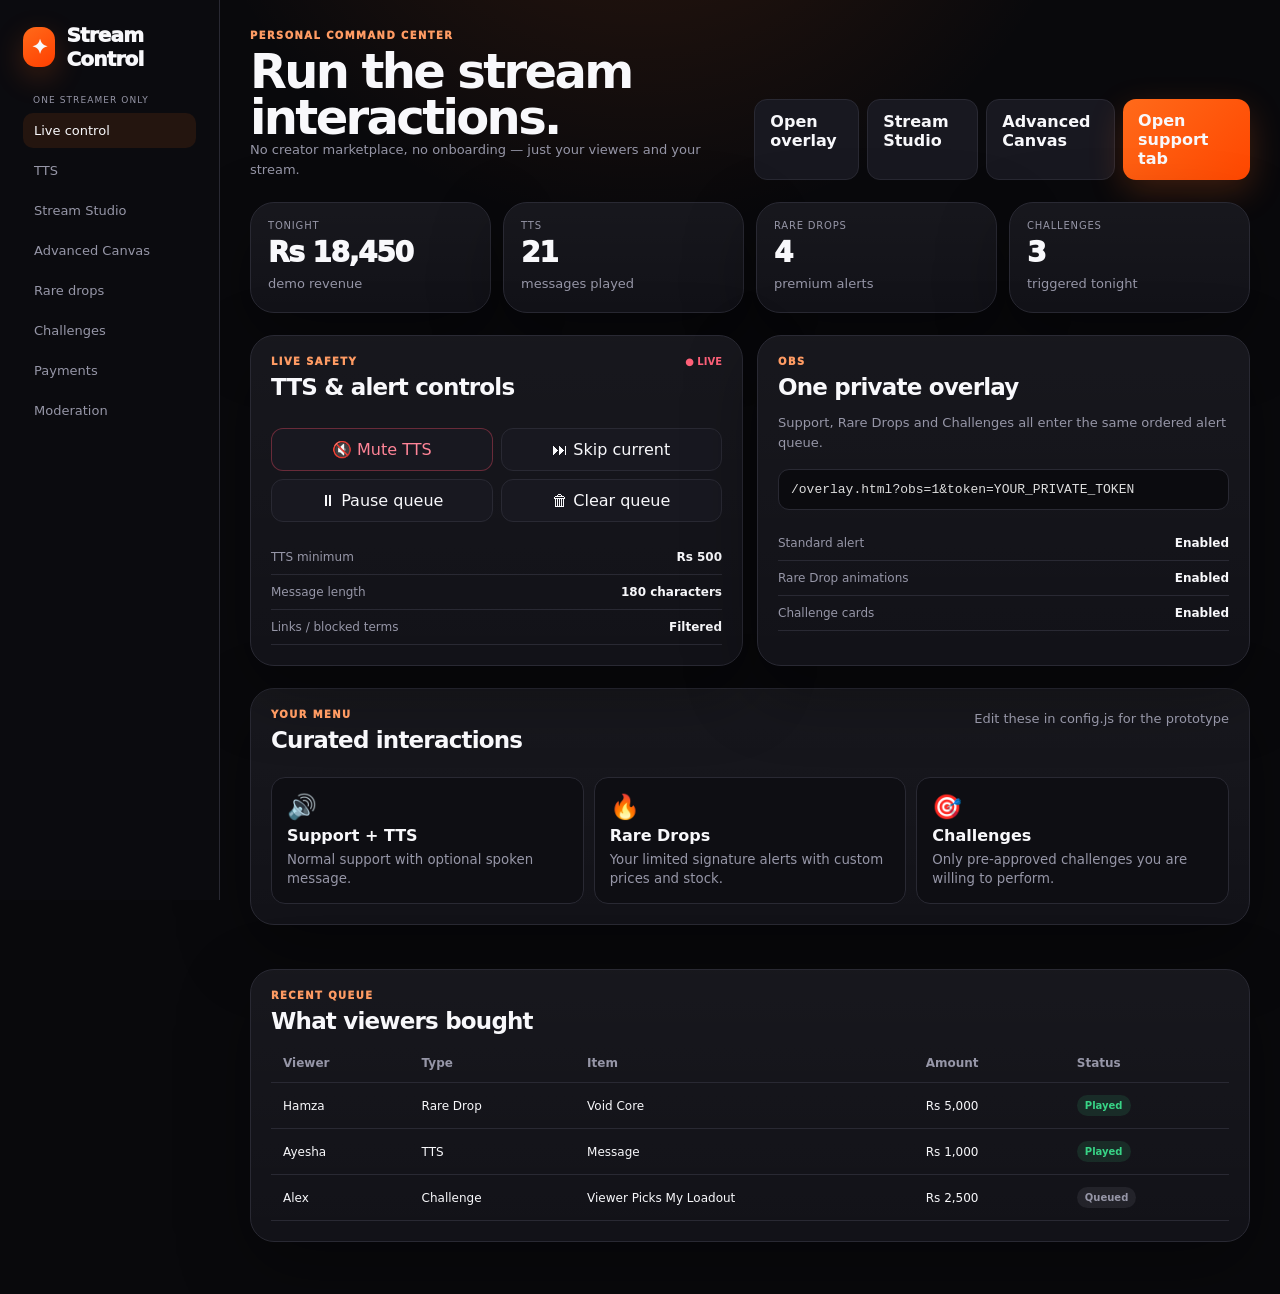
<file: dashboard.html>
<!doctype html>
<html lang="en">
<head>
  <meta charset="utf-8"><meta name="viewport" content="width=device-width,initial-scale=1">
  <title>Personal Stream Control</title><link rel="stylesheet" href="styles.css">
</head>
<body>
<div class="dashboard">
  <aside class="sidebar">
    <div class="brand"><div class="brandmark">✦</div><span>Stream Control</span></div>
    <div class="side-caption">ONE STREAMER ONLY</div>
    <div class="sideitem active">Live control</div>
    <div class="sideitem">TTS</div>
    <div class="sideitem"><a href="stream-studio.html" style="color:inherit;text-decoration:none">Stream Studio</a></div>
    <div class="sideitem"><a href="overlay-editor.html" style="color:inherit;text-decoration:none">Advanced Canvas</a></div>
    <div class="sideitem">Rare drops</div>
    <div class="sideitem">Challenges</div>
    <div class="sideitem">Payments</div>
    <div class="sideitem">Moderation</div>
  </aside>

  <main class="main">
    <div class="nav dashboard-head">
      <div><div class="eyebrow">PERSONAL COMMAND CENTER</div><h1>Run the stream interactions.</h1><div class="sub">No creator marketplace, no onboarding — just your viewers and your stream.</div></div>
      <div class="head-actions"><a class="btn" href="overlay.html">Open overlay</a><a class="btn" href="stream-studio.html">Stream Studio</a><a class="btn" href="overlay-editor.html">Advanced Canvas</a><a class="btn primary" href="index.html">Open support tab</a></div>
    </div>

    <section class="section compact-section"><div class="metrics">
      <div class="panel metric"><div class="k">Tonight</div><div class="v">Rs 18,450</div><div class="sub">demo revenue</div></div>
      <div class="panel metric"><div class="k">TTS</div><div class="v">21</div><div class="sub">messages played</div></div>
      <div class="panel metric"><div class="k">Rare drops</div><div class="v">4</div><div class="sub">premium alerts</div></div>
      <div class="panel metric"><div class="k">Challenges</div><div class="v">3</div><div class="sub">triggered tonight</div></div>
    </div></section>

    <section class="dashboard-grid">
      <div class="panel control-panel">
        <div class="panel-title"><div><div class="eyebrow">LIVE SAFETY</div><h2>TTS & alert controls</h2></div><span class="status-live">● LIVE</span></div>
        <div class="big-controls">
          <button class="control-btn danger">🔇 Mute TTS</button>
          <button class="control-btn">⏭ Skip current</button>
          <button class="control-btn">⏸ Pause queue</button>
          <button class="control-btn">🗑 Clear queue</button>
        </div>
        <div class="setting-row"><span>TTS minimum</span><strong>Rs 500</strong></div>
        <div class="setting-row"><span>Message length</span><strong>180 characters</strong></div>
        <div class="setting-row"><span>Links / blocked terms</span><strong>Filtered</strong></div>
      </div>

      <div class="panel control-panel">
        <div class="eyebrow">OBS</div><h2>One private overlay</h2>
        <p class="sub">Support, Rare Drops and Challenges all enter the same ordered alert queue.</p>
        <code class="codebox">/overlay.html?obs=1&amp;token=YOUR_PRIVATE_TOKEN</code>
        <div class="setting-row"><span>Standard alert</span><strong>Enabled</strong></div>
        <div class="setting-row"><span>Rare Drop animations</span><strong>Enabled</strong></div>
        <div class="setting-row"><span>Challenge cards</span><strong>Enabled</strong></div>
      </div>
    </section>

    <section class="section compact-section">
      <div class="panel control-panel">
        <div class="panel-title"><div><div class="eyebrow">YOUR MENU</div><h2>Curated interactions</h2></div><span class="sub">Edit these in config.js for the prototype</span></div>
        <div class="dashboard-menu-grid">
          <div class="menu-block"><span>🔊</span><b>Support + TTS</b><small>Normal support with optional spoken message.</small></div>
          <div class="menu-block"><span>🔥</span><b>Rare Drops</b><small>Your limited signature alerts with custom prices and stock.</small></div>
          <div class="menu-block"><span>🎯</span><b>Challenges</b><small>Only pre-approved challenges you are willing to perform.</small></div>
        </div>
      </div>
    </section>

    <section class="section compact-section">
      <div class="panel control-panel">
        <div class="eyebrow">RECENT QUEUE</div><h2>What viewers bought</h2>
        <table class="table"><thead><tr><th>Viewer</th><th>Type</th><th>Item</th><th>Amount</th><th>Status</th></tr></thead><tbody>
          <tr><td>Hamza</td><td>Rare Drop</td><td>Void Core</td><td>Rs 5,000</td><td><span class="badge">Played</span></td></tr>
          <tr><td>Ayesha</td><td>TTS</td><td>Message</td><td>Rs 1,000</td><td><span class="badge">Played</span></td></tr>
          <tr><td>Alex</td><td>Challenge</td><td>Viewer Picks My Loadout</td><td>Rs 2,500</td><td><span class="badge neutral">Queued</span></td></tr>
        </tbody></table>
      </div>
    </section>
  </main>
</div>
</body>
</html>
</file>
<file: styles.css>
:root{--bg:#09090c;--panel:#121218;--panel2:#181820;--text:#f8f8fb;--muted:#9696a7;--accent:#ff6a1a;--accent2:#ff9b63;--ok:#38d486;--border:#292933;--danger:#ff4d67;--shadow:0 24px 70px rgba(0,0,0,.34)}*{box-sizing:border-box}html{scroll-behavior:smooth}body{margin:0;background:radial-gradient(circle at 50% -18%,rgba(255,106,26,.16),transparent 28%),var(--bg);color:var(--text);font-family:Inter,ui-sans-serif,system-ui,-apple-system,BlinkMacSystemFont,"Segoe UI",sans-serif}button,input,textarea{font:inherit}.support-shell{max-width:1120px;margin:0 auto;padding:28px 28px 48px}.topbar,.nav{display:flex;justify-content:space-between;align-items:center;gap:16px}.brand{display:flex;align-items:center;gap:11px;font-size:20px;font-weight:950;letter-spacing:-.04em}.brandmark{width:40px;height:40px;border-radius:13px;background:linear-gradient(145deg,var(--accent),#ff3f00);display:grid;place-items:center;box-shadow:0 10px 30px rgba(255,106,26,.22)}.live-chip{display:flex;align-items:center;gap:8px;padding:9px 12px;border:1px solid var(--border);border-radius:999px;background:rgba(18,18,24,.7);font-size:11px;font-weight:900;letter-spacing:.08em}.live-chip span{width:7px;height:7px;background:#ff415f;border-radius:50%;box-shadow:0 0 12px #ff415f}.panel,.panel-soft{background:linear-gradient(180deg,rgba(255,255,255,.025),transparent),var(--panel);border:1px solid var(--border);box-shadow:var(--shadow)}.panel{border-radius:24px}.panel-soft{border-radius:18px}.stream-head{margin-top:24px;padding:18px 20px;display:flex;justify-content:space-between;align-items:center;gap:18px}.profile{display:flex;align-items:center;gap:14px}.avatar{width:52px;height:52px;border-radius:16px;background:linear-gradient(145deg,#292934,#101015);display:grid;place-items:center;font-size:25px}.name{font-size:20px;font-weight:950}.verified{color:#58a8ff}.sub,.mini-note{color:var(--muted);font-size:13px;line-height:1.55}.mini-note{max-width:340px;text-align:right}.interaction-tabs{display:grid;grid-template-columns:repeat(3,1fr);gap:10px;margin:18px 0 30px}.interaction-tab{border:1px solid var(--border);background:#101015;color:var(--text);border-radius:16px;padding:14px 16px;display:grid;grid-template-columns:auto 1fr;grid-template-rows:auto auto;column-gap:10px;text-align:left;cursor:pointer;transition:.2s}.interaction-tab>span{grid-row:1/3;font-size:24px;align-self:center}.interaction-tab strong{font-size:14px}.interaction-tab small{color:var(--muted);margin-top:2px}.interaction-tab.active{border-color:rgba(255,106,26,.68);background:rgba(255,106,26,.09);box-shadow:0 0 0 1px rgba(255,106,26,.12) inset}.interaction-panel{display:none}.interaction-panel.active{display:block;animation:fadeUp .3s ease}.section-heading{display:flex;justify-content:space-between;align-items:flex-end;gap:20px;margin:0 0 22px}.eyebrow{color:var(--accent2);font-size:10px;font-weight:950;letter-spacing:.14em;margin-bottom:7px}.section-heading h1,.dashboard-head h1{font-size:clamp(36px,6vw,64px);line-height:.96;letter-spacing:-.055em;margin:0}.section-heading h1 span{color:var(--accent)}.section-copy{color:var(--muted);max-width:680px;line-height:1.55;margin:12px 0 0}.price-pill{background:rgba(255,106,26,.09);border:1px solid rgba(255,106,26,.3);border-radius:999px;padding:10px 14px;color:var(--muted);font-size:12px;white-space:nowrap}.price-pill b{color:var(--text)}.two-col{display:grid;grid-template-columns:1.35fr .65fr;gap:16px;align-items:start}.content-card,.checkout-card{padding:22px}.checkout-card{position:sticky;top:20px}.label{font-size:12px;font-weight:800;color:var(--muted);margin-bottom:8px}.gap-top{margin-top:14px}.amounts{display:grid;grid-template-columns:repeat(4,1fr);gap:9px;margin-bottom:10px}.amount{padding:13px 8px;border:1px solid var(--border);border-radius:13px;background:var(--panel2);color:var(--text);font-weight:900;cursor:pointer}.amount.active{border-color:var(--accent);background:rgba(255,106,26,.11);box-shadow:0 0 0 1px rgba(255,106,26,.22) inset}.field{width:100%;border:1px solid var(--border);background:#0d0d12;color:var(--text);border-radius:13px;padding:13px 14px;outline:none}.field:focus{border-color:var(--accent)}textarea.field{resize:vertical}.message-meta{text-align:right;color:var(--muted);font-size:11px;margin-top:5px}.tts-card{margin-top:12px;border:1px solid rgba(255,106,26,.4);border-radius:15px;padding:13px;display:flex;align-items:center;gap:11px;background:rgba(255,106,26,.065);cursor:pointer}.tts-card.disabled{opacity:.45;border-color:var(--border);background:var(--panel2);cursor:not-allowed}.tts-card input{accent-color:var(--accent);width:18px;height:18px}.tts-icon{font-size:22px}.tts-copy{display:flex;flex-direction:column;flex:1}.tts-copy strong{font-size:13px}.tts-copy small{color:var(--muted);font-size:11px;margin-top:2px}.tts-status,.tts-mini{border-radius:999px;background:rgba(255,106,26,.13);color:var(--accent2);font-size:9px;font-weight:950;letter-spacing:.08em;padding:5px 7px}.checkout-price{font-size:38px;font-weight:950;letter-spacing:-.05em;margin:7px 0 20px}.summary-line{display:flex;justify-content:space-between;gap:18px;border-bottom:1px solid var(--border);padding:11px 0;font-size:12px}.summary-line span{color:var(--muted)}.summary-line b{text-align:right}.divider{height:12px}.btn{border:1px solid var(--border);border-radius:13px;background:var(--panel2);color:var(--text);padding:12px 15px;text-decoration:none;font-weight:850;cursor:pointer}.btn.primary{border:0;background:linear-gradient(135deg,var(--accent),#ff4700);box-shadow:0 12px 34px rgba(255,106,26,.22)}.btn:disabled{opacity:.4;cursor:not-allowed}.full{width:100%}.payment-hints{display:flex;justify-content:space-between;gap:10px;color:var(--muted);font-size:10px;margin-top:12px}.notice{color:var(--ok);font-size:11px;line-height:1.5;margin-top:10px}.card-grid{display:grid;grid-template-columns:repeat(3,1fr);gap:14px}.shop-card{border:1px solid var(--border);border-radius:22px;background:linear-gradient(180deg,rgba(255,255,255,.025),transparent),var(--panel);color:var(--text);padding:20px;text-align:left;cursor:pointer;box-shadow:var(--shadow);min-height:260px;transition:.2s;display:flex;flex-direction:column}.shop-card:hover{transform:translateY(-3px);border-color:#444450}.shop-card.selected{border-color:var(--accent);box-shadow:0 0 0 1px rgba(255,106,26,.25) inset,0 20px 60px rgba(0,0,0,.35)}.shop-card-top,.shop-card-bottom{display:flex;align-items:center;justify-content:space-between;gap:12px}.shop-icon{font-size:38px}.rarity-tag,.challenge-tag{font-size:9px;font-weight:950;letter-spacing:.12em;padding:6px 8px;border-radius:999px;background:rgba(255,106,26,.12);color:var(--accent2)}.rarity-epic .rarity-tag{background:rgba(160,97,255,.14);color:#c6a4ff}.rarity-legendary .rarity-tag{background:rgba(255,198,74,.14);color:#ffd370}.shop-card h3{font-size:23px;letter-spacing:-.035em;margin:24px 0 8px}.shop-card p{color:var(--muted);font-size:13px;line-height:1.55;margin:0;flex:1}.shop-card-bottom{border-top:1px solid var(--border);padding-top:15px;margin-top:20px}.shop-card-bottom b{font-size:18px}.shop-card-bottom span{color:var(--muted);font-size:11px}.rules{color:#c6c6d2;font-size:11px;line-height:1.45;background:#0d0d12;border-radius:10px;padding:9px;margin-top:12px}.challenge-tag{background:rgba(63,190,255,.12);color:#84d9ff}.purchase-drawer{margin-top:16px;padding:18px;display:grid;grid-template-columns:.8fr 1.2fr;gap:18px;align-items:center}.purchase-drawer h3{margin:0 0 6px;font-size:19px}.drawer-actions{display:grid;grid-template-columns:1fr 1.3fr auto;gap:8px}.compact{padding:11px 12px}.support-footer{display:flex;justify-content:center;gap:22px;flex-wrap:wrap;color:var(--muted);font-size:11px;padding:34px 0 0}.dashboard{display:grid;grid-template-columns:220px 1fr;min-height:100vh}.sidebar{border-right:1px solid var(--border);padding:23px;background:#0b0b0f;position:sticky;top:0;height:100vh}.side-caption{font-size:9px;letter-spacing:.12em;color:var(--muted);margin:24px 10px 8px}.sideitem{padding:10px 11px;margin:5px 0;border-radius:10px;color:var(--muted);font-size:13px}.sideitem.active{color:var(--text);background:rgba(255,106,26,.1)}.main{padding:30px}.dashboard-head{align-items:flex-end}.dashboard-head h1{font-size:48px}.head-actions{display:flex;gap:8px}.section{padding:32px 0}.compact-section{padding:22px 0}.metrics{display:grid;grid-template-columns:repeat(4,1fr);gap:12px}.metric{padding:17px}.metric .k{color:var(--muted);font-size:10px;text-transform:uppercase;letter-spacing:.08em}.metric .v{font-size:28px;font-weight:950;letter-spacing:-.045em;margin:5px 0}.dashboard-grid{display:grid;grid-template-columns:1fr 1fr;gap:14px}.control-panel{padding:20px}.panel-title{display:flex;justify-content:space-between;gap:12px;align-items:flex-start}.control-panel h2{margin:0 0 10px;font-size:23px;letter-spacing:-.035em}.status-live{font-size:10px;font-weight:900;color:#ff6179}.big-controls{display:grid;grid-template-columns:1fr 1fr;gap:8px;margin:18px 0}.control-btn{border:1px solid var(--border);background:var(--panel2);color:var(--text);border-radius:12px;padding:11px;cursor:pointer}.control-btn.danger{border-color:rgba(255,77,103,.35);color:#ff8497}.setting-row{display:flex;justify-content:space-between;gap:12px;padding:10px 0;border-bottom:1px solid var(--border);font-size:12px}.setting-row span{color:var(--muted)}.codebox{display:block;padding:12px;background:#0b0b0f;border:1px solid var(--border);border-radius:11px;color:#ddd;margin:16px 0;overflow:auto}.dashboard-menu-grid{display:grid;grid-template-columns:repeat(3,1fr);gap:10px;margin-top:14px}.menu-block{background:#0e0e13;border:1px solid var(--border);border-radius:14px;padding:15px;display:grid;gap:5px}.menu-block span{font-size:24px}.menu-block small{color:var(--muted);line-height:1.45}.table{width:100%;border-collapse:collapse;margin-top:10px}.table th,.table td{text-align:left;border-bottom:1px solid var(--border);padding:12px;font-size:12px}.table th{color:var(--muted)}.badge{display:inline-flex;background:rgba(56,212,134,.12);color:var(--ok);padding:5px 8px;border-radius:999px;font-size:10px;font-weight:850}.badge.neutral{background:rgba(150,150,167,.12);color:var(--muted)}.overlay-body{background:transparent;overflow:hidden}.alertbox{width:700px;max-width:90vw;margin:80px auto;opacity:0;transform:translateY(25px) scale(.96);background:linear-gradient(145deg,rgba(18,18,24,.97),rgba(8,8,11,.95));border:1px solid rgba(255,106,26,.45);border-radius:28px;padding:22px 24px;display:flex;align-items:center;gap:20px;box-shadow:0 28px 80px rgba(0,0,0,.5),0 0 55px rgba(255,106,26,.13)}.alertbox.show{animation:alertIn .5s cubic-bezier(.2,.9,.25,1) forwards}.flare{width:82px;height:82px;flex:0 0 82px;border-radius:24px;background:radial-gradient(circle at 38% 30%,#ffd2b4,var(--accent) 38%,#8d2b00);display:grid;place-items:center;font-size:38px;box-shadow:0 0 35px rgba(255,106,26,.45)}.alertcopy{min-width:0}.alert-label{font-size:9px;font-weight:950;letter-spacing:.14em;color:var(--accent2);margin-bottom:4px}.who{font-size:24px;font-weight:950;letter-spacing:-.035em}.amt{color:var(--accent)}.event-title{font-size:21px;font-weight:900;margin-top:3px}.msg{font-size:14px;color:#d0d0d9;margin-top:6px}.tts-mini{display:inline-flex;margin-top:9px}.alert-epic{border-color:rgba(169,109,255,.7);box-shadow:0 28px 80px rgba(0,0,0,.5),0 0 85px rgba(135,79,255,.22)}.alert-epic .flare{background:radial-gradient(circle at 38% 30%,#e5d4ff,#8749e9 42%,#26113d)}.alert-epic .alert-label{color:#cbaaff}.alert-legendary{border-color:rgba(255,205,91,.78);box-shadow:0 28px 80px rgba(0,0,0,.5),0 0 100px rgba(255,184,61,.25)}.alert-legendary .flare{background:radial-gradient(circle at 38% 30%,#fff2b8,#e4a52b 42%,#6d3f00)}.alert-legendary .alert-label{color:#ffd778}.alert-challenge{border-color:rgba(90,204,255,.65);box-shadow:0 28px 80px rgba(0,0,0,.5),0 0 70px rgba(70,186,255,.18)}.alert-challenge .flare{background:radial-gradient(circle at 38% 30%,#d3f4ff,#2ba6de 42%,#073c5b)}.alert-challenge .alert-label{color:#82d7ff}.overlay-controls{position:fixed;bottom:14px;left:50%;transform:translateX(-50%);display:flex;gap:6px;opacity:.2}.overlay-controls:hover{opacity:1}.overlay-controls button{border:1px solid #333;background:#111;color:#eee;border-radius:8px;padding:6px 8px;font-size:10px}@keyframes alertIn{to{opacity:1;transform:none}}@keyframes fadeUp{from{opacity:0;transform:translateY(7px)}to{opacity:1;transform:none}}@media(max-width:900px){.two-col,.dashboard-grid{grid-template-columns:1fr}.checkout-card{position:static}.card-grid{grid-template-columns:1fr 1fr}.purchase-drawer{grid-template-columns:1fr}.drawer-actions{grid-template-columns:1fr}.metrics{grid-template-columns:1fr 1fr}.dashboard{grid-template-columns:1fr}.sidebar{display:none}.dashboard-menu-grid{grid-template-columns:1fr}}
@media(max-width:620px){.support-shell,.main{padding:18px}.stream-head{align-items:flex-start}.mini-note{display:none}.interaction-tabs{grid-template-columns:1fr}.interaction-tab{padding:11px 13px}.section-heading{align-items:flex-start;flex-direction:column}.amounts{grid-template-columns:1fr 1fr}.card-grid,.metrics{grid-template-columns:1fr}.payment-hints,.support-footer{flex-direction:column}.dashboard-head{align-items:flex-start;flex-direction:column}.dashboard-head h1{font-size:38px}.head-actions{width:100%}.head-actions .btn{flex:1;text-align:center}.alertbox{margin-top:40px;padding:16px}.flare{width:64px;height:64px;flex-basis:64px;border-radius:19px}.who{font-size:18px}}

.drop-media{width:110px;height:110px;flex:0 0 110px;border-radius:20px;overflow:hidden;background:#07070a;border:1px solid rgba(255,255,255,.08)}.drop-media img,.drop-media video{width:100%;height:100%;object-fit:cover;display:block}.drop-media[hidden]{display:none}@media(max-width:620px){.drop-media{width:76px;height:76px;flex-basis:76px}}

/* Viewer demo alerts */
.demo-tab-btn{position:relative}.demo-tab-btn::after{content:'FREE';position:absolute;right:9px;top:8px;font-size:8px;font-weight:950;letter-spacing:.08em;color:#9ef0bf;background:rgba(56,212,134,.12);border:1px solid rgba(56,212,134,.2);padding:3px 5px;border-radius:999px}.demo-live-pill{display:inline-flex;align-items:center;gap:8px;border:1px solid rgba(56,212,134,.25);background:rgba(56,212,134,.07);color:#9ef0bf;border-radius:999px;padding:9px 12px;font-size:10px;font-weight:900;letter-spacing:.08em}.demo-live-pill span{width:7px;height:7px;border-radius:50%;background:#38d486;box-shadow:0 0 14px rgba(56,212,134,.75)}.demo-type-grid{display:grid;grid-template-columns:repeat(3,1fr);gap:10px}.demo-type{border:1px solid var(--border);background:#0d0d12;color:var(--text);border-radius:16px;padding:14px;text-align:left;cursor:pointer;display:flex;flex-direction:column;gap:5px;min-height:118px;transition:.18s}.demo-type:hover{transform:translateY(-2px);border-color:#444450}.demo-type.active{border-color:var(--accent);background:rgba(255,106,26,.08);box-shadow:0 0 0 1px rgba(255,106,26,.16) inset}.demo-type-icon{font-size:26px}.demo-type strong{font-size:12px}.demo-type small{font-size:10px;color:var(--muted);line-height:1.35}.demo-preview-icon{font-size:52px;margin:5px 0 10px}.demo-send-card h3{font-size:25px;margin:0 0 8px}.demo-viewer-notice{min-height:38px;margin-top:12px;border-radius:11px;padding:10px 11px;font-size:11px;line-height:1.45;display:none}.demo-viewer-notice.show{display:block}.demo-viewer-notice.ok{background:rgba(56,212,134,.09);border:1px solid rgba(56,212,134,.22);color:#9ef0bf}.demo-viewer-notice.error{background:rgba(255,77,103,.08);border:1px solid rgba(255,77,103,.2);color:#ff9cab}.demo-disclaimer{font-size:9px;color:var(--muted);line-height:1.45;margin-top:10px}.btn.cooldown{opacity:.55;cursor:not-allowed}.demo-offline{opacity:.55;pointer-events:none}@media(max-width:900px){.demo-type-grid{grid-template-columns:1fr}}@media(max-width:620px){.demo-tab-btn::after{right:6px;top:5px}.demo-type-grid{grid-template-columns:1fr}.demo-preview-icon{font-size:42px}}


/* V4 integrated demo + TTS voices */
.voice-picker{margin-top:14px}.voice-help{font-size:12px;color:var(--muted,#999);margin-top:7px;line-height:1.45}.demo-inline-btn{margin-top:10px}.btn.ghost{background:rgba(255,255,255,.045);border:1px solid rgba(255,255,255,.14);color:#fff}.btn.ghost:hover{border-color:rgba(255,106,26,.6);background:rgba(255,106,26,.08)}
.voice-preview-btn{margin-top:8px;width:100%;padding:10px 12px;font-size:13px}
.global-toast{position:fixed;left:50%;bottom:28px;transform:translate(-50%,18px);z-index:9999;background:#17171d;border:1px solid rgba(255,106,26,.45);box-shadow:0 12px 40px rgba(0,0,0,.45);color:#fff;padding:12px 18px;border-radius:12px;opacity:0;pointer-events:none;transition:.22s ease;max-width:min(560px,calc(100vw - 28px));font-size:14px}.global-toast.show{opacity:1;transform:translate(-50%,0)}
/* V6 viewer-first UX */
.viewer-intro{display:flex;justify-content:space-between;gap:18px;align-items:center;margin-bottom:12px;padding:14px 16px}.intro-copy{display:flex;gap:9px;align-items:center;flex-wrap:wrap}.intro-copy>span:last-child{color:var(--muted);font-size:12px}.status-dot{width:8px;height:8px;border-radius:50%;background:#35d07f;box-shadow:0 0 14px #35d07f}.how-btn,.filter-chip{background:#15151b;color:#ddd;border:1px solid #292931;border-radius:999px;padding:9px 13px;cursor:pointer}.quick-guide{display:grid;grid-template-columns:repeat(3,1fr);gap:8px;margin:10px 0 14px}.quick-guide>div{background:#101014;border:1px solid #222229;border-radius:14px;padding:11px 13px;display:grid;grid-template-columns:28px 1fr;column-gap:9px}.quick-guide span{grid-row:1/3;width:25px;height:25px;border-radius:50%;background:#2a1710;color:#ff7a2b;display:grid;place-items:center;font-weight:800}.quick-guide b{font-size:12px}.quick-guide small{color:var(--muted);font-size:10px}.label-row,.name-row{display:flex;gap:10px;align-items:center;justify-content:space-between}.helper-chip{font-size:9px;color:#ff9b60;background:#2b170f;border:1px solid #5d2a11;border-radius:99px;padding:5px 8px}.name-row .field{flex:1}.mini-toggle{font-size:11px;color:#bbb;white-space:nowrap}.support-options{display:grid;grid-template-columns:1fr 1fr;gap:8px;margin-top:10px}.mini-option{display:flex;gap:8px;align-items:flex-start;background:#111117;border:1px solid #292931;padding:10px;border-radius:12px;cursor:pointer}.mini-option span{display:flex;flex-direction:column}.mini-option b{font-size:11px}.mini-option small{font-size:9px;color:var(--muted)}.voice-cards{display:grid;grid-template-columns:repeat(3,1fr);gap:7px;margin-bottom:8px}.voice-card{position:relative;text-align:left;background:#111117;color:#ddd;border:1px solid #292931;border-radius:11px;padding:9px;cursor:pointer;min-height:58px}.voice-card.active{border-color:#ff6a1a;background:#24150f;box-shadow:0 0 0 1px #ff6a1a33}.voice-card b{display:block;font-size:11px}.voice-card small{font-size:8px;color:#999}.voice-badge{position:absolute;top:5px;right:5px;font-size:7px;background:#ff6a1a;color:#fff;border-radius:99px;padding:2px 4px}.hidden-select{position:absolute!important;opacity:0!important;pointer-events:none!important;width:1px!important;height:1px!important}.micro-trust{font-size:9px;color:#888;margin-top:8px;text-align:center}.filter-row{display:flex;gap:7px;margin:0 0 10px;flex-wrap:wrap}.filter-chip.active{border-color:#ff6a1a;color:white;background:#26150f}.shop-card{transition:transform .18s ease,border-color .18s ease,background .18s ease}.shop-card:hover{transform:translateY(-3px)}.shop-card .featured-pill{font-size:8px;color:#ffb27f}.checkout-modal{position:fixed;inset:0;z-index:1000;display:none}.checkout-modal.open{display:block}.checkout-backdrop{position:absolute;inset:0;background:#000b;backdrop-filter:blur(5px)}.checkout-sheet{position:absolute;right:18px;top:18px;bottom:18px;width:min(440px,calc(100vw - 36px));background:#101014;border:1px solid #2d2d35;border-radius:20px;padding:24px;overflow:auto;box-shadow:0 20px 80px #000}.checkout-close{position:absolute;top:12px;right:14px;background:#1b1b21;border:1px solid #303039;color:#fff;border-radius:50%;width:32px;height:32px;cursor:pointer}.checkout-sheet h2{font-size:25px;margin:8px 0 14px}.checkout-summary{background:#15151b;border:1px solid #292931;border-radius:14px;padding:14px}.checkout-item{display:flex;justify-content:space-between;gap:18px;padding:6px 0;font-size:11px}.checkout-item span{color:#8d8d97}.payment-method-list{display:grid;gap:8px;margin-top:8px}.payment-method{display:flex;align-items:center;gap:11px;text-align:left;background:#14141a;border:1px solid #2b2b34;color:#eee;border-radius:13px;padding:12px;cursor:pointer}.payment-method.active{border-color:#ff6a1a;background:#21150f}.payment-method .pay-icon{font-size:20px}.payment-method span{display:flex;flex-direction:column}.payment-method small{color:#8e8e98;font-size:9px}.checkout-trust{display:grid;gap:4px;color:#8d8d98;font-size:9px;margin:13px 0}.checkout-pay{margin-top:8px}.how-sheet{max-width:520px}.how-list{display:grid;gap:10px}.how-list>div{background:#15151b;border:1px solid #292931;border-radius:13px;padding:13px;display:flex;flex-direction:column;gap:4px}.how-list span{color:#9a9aa4;font-size:11px}
@media(max-width:760px){.quick-guide{grid-template-columns:1fr}.viewer-intro{align-items:flex-start}.voice-cards{grid-template-columns:1fr 1fr}.support-options{grid-template-columns:1fr}.checkout-sheet{inset:auto 8px 8px 8px;width:auto;max-height:88vh}.helper-chip{display:none}.interaction-tabs{position:sticky;top:0;z-index:30;background:#09090c;padding:8px 0}.checkout-card{position:sticky;bottom:8px;z-index:20}.checkout-card .summary-line,.checkout-card .divider,.checkout-card .payment-hints,.checkout-card .micro-trust{display:none}.checkout-price{font-size:24px}.two-col{gap:8px}}

/* Streamer Studio entry */
.topbar-actions{display:flex;align-items:center;gap:10px}.streamer-entry,.footer-studio-link{display:inline-flex;align-items:center;justify-content:center;gap:7px;text-decoration:none}.streamer-entry{padding:9px 12px;border:1px solid rgba(255,106,26,.3);border-radius:999px;background:rgba(255,106,26,.07);color:var(--accent2);font-size:11px;font-weight:900;letter-spacing:.02em;transition:.2s}.streamer-entry:hover{background:rgba(255,106,26,.14);border-color:rgba(255,106,26,.6);transform:translateY(-1px)}.footer-studio-link{color:#7f7f90;font-size:10px;border-bottom:1px dashed #3b3b46;padding:2px 0}.footer-studio-link:hover{color:var(--accent2);border-color:var(--accent)}@media(max-width:620px){.topbar-actions{gap:7px}.streamer-entry{width:38px;height:38px;padding:0}.streamer-entry span{display:none}.live-chip{padding:8px 10px;font-size:9px}}
</file>
